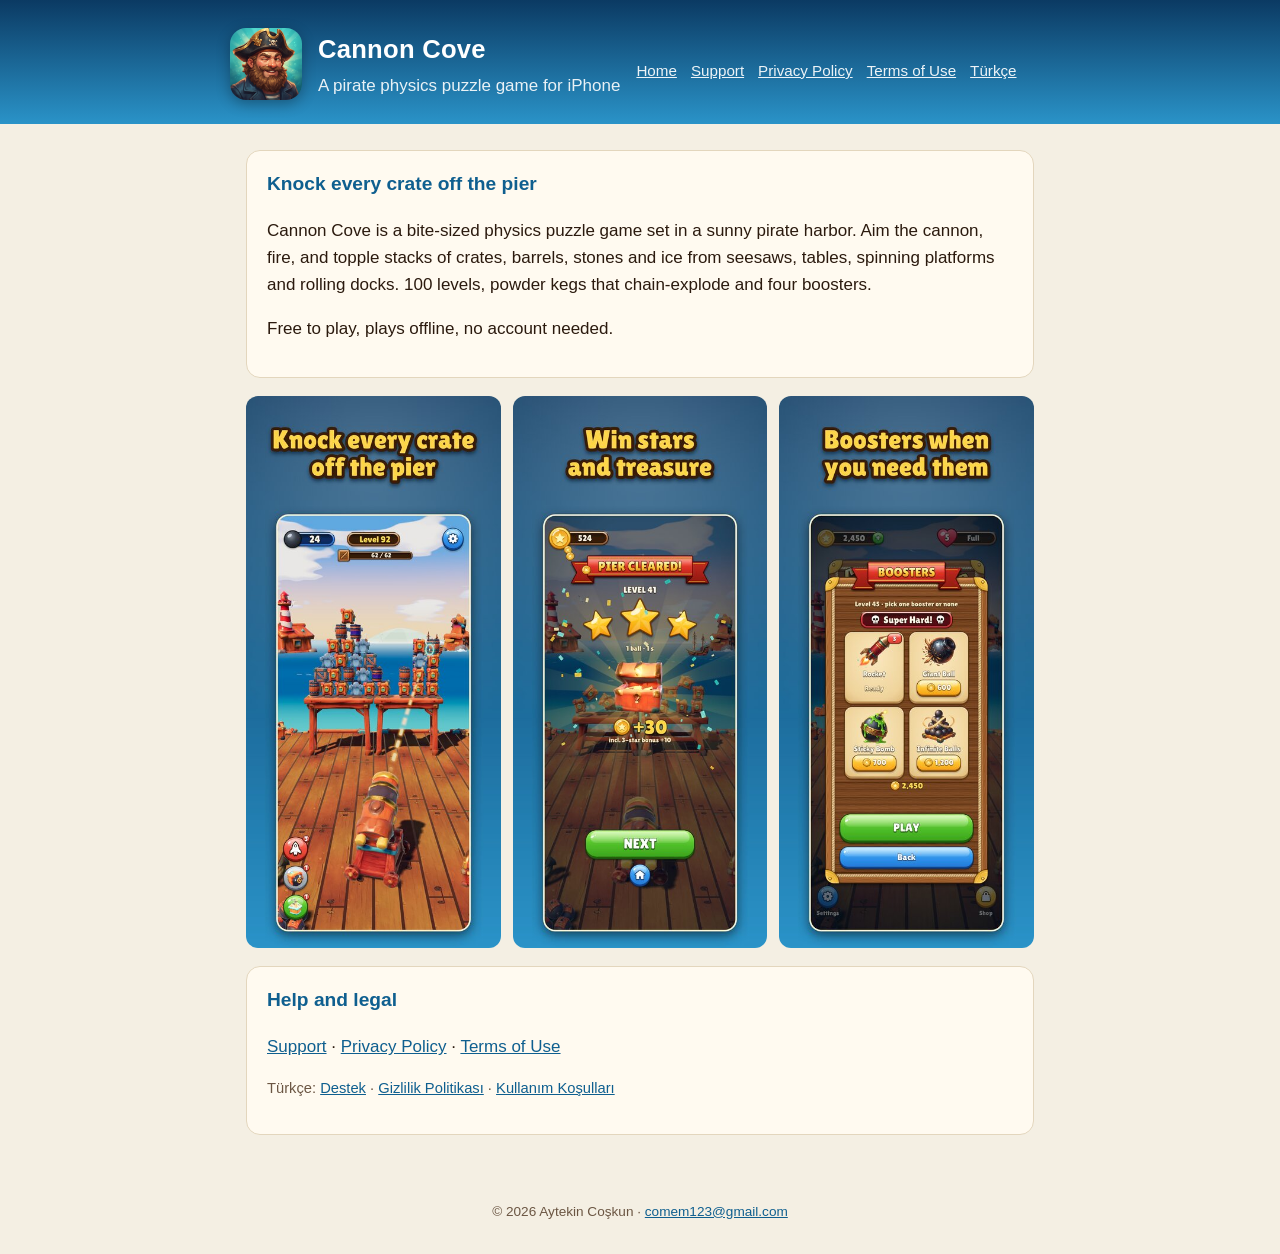
<file: index.html>
<!doctype html>
<html lang="en">
<head>
<meta charset="utf-8">
<meta name="viewport" content="width=device-width, initial-scale=1">
<title>Cannon Cove – Physics Smash</title>
<link rel="icon" href="icon.png">
<link rel="stylesheet" href="style.css">
</head>
<body>
<header><div class="wrap">
  <div style="display:flex;gap:16px;align-items:center"><img src="icon.png" alt="Cannon Cove app icon"><div><h1>Cannon Cove</h1><p>A pirate physics puzzle game for iPhone</p></div></div>
  <nav><a href="index.html">Home</a><a href="support.html">Support</a><a href="privacy.html">Privacy Policy</a><a href="terms.html">Terms of Use</a><a href="privacy-tr.html">Türkçe</a></nav>
</div></header>
<main class="wrap">
<section>
  <h2>Knock every crate off the pier</h2>
  <p>Cannon Cove is a bite-sized physics puzzle game set in a sunny pirate harbor. Aim the cannon,
  fire, and topple stacks of crates, barrels, stones and ice from seesaws, tables, spinning platforms
  and rolling docks. 100 levels, powder kegs that chain-explode and four boosters.</p>
  <p>Free to play, plays offline, no account needed.</p>
</section>
<div class="shots">
  <img src="shot1.jpg" alt="Aiming the cannon at a wall of crates">
  <img src="shot2.jpg" alt="Level cleared with three stars and a treasure chest">
  <img src="shot3.jpg" alt="Booster selection before a hard level">
</div>
<section>
  <h2>Help and legal</h2>
  <p><a href="support.html">Support</a> · <a href="privacy.html">Privacy Policy</a> · <a href="terms.html">Terms of Use</a></p>
  <p class="muted">Türkçe: <a href="support-tr.html">Destek</a> · <a href="privacy-tr.html">Gizlilik Politikası</a> · <a href="terms-tr.html">Kullanım Koşulları</a></p>
</section>
</main>
<footer>© 2026 Aytekin Coşkun · <a href="mailto:comem123@gmail.com">comem123@gmail.com</a></footer>
</body>
</html>
</file>
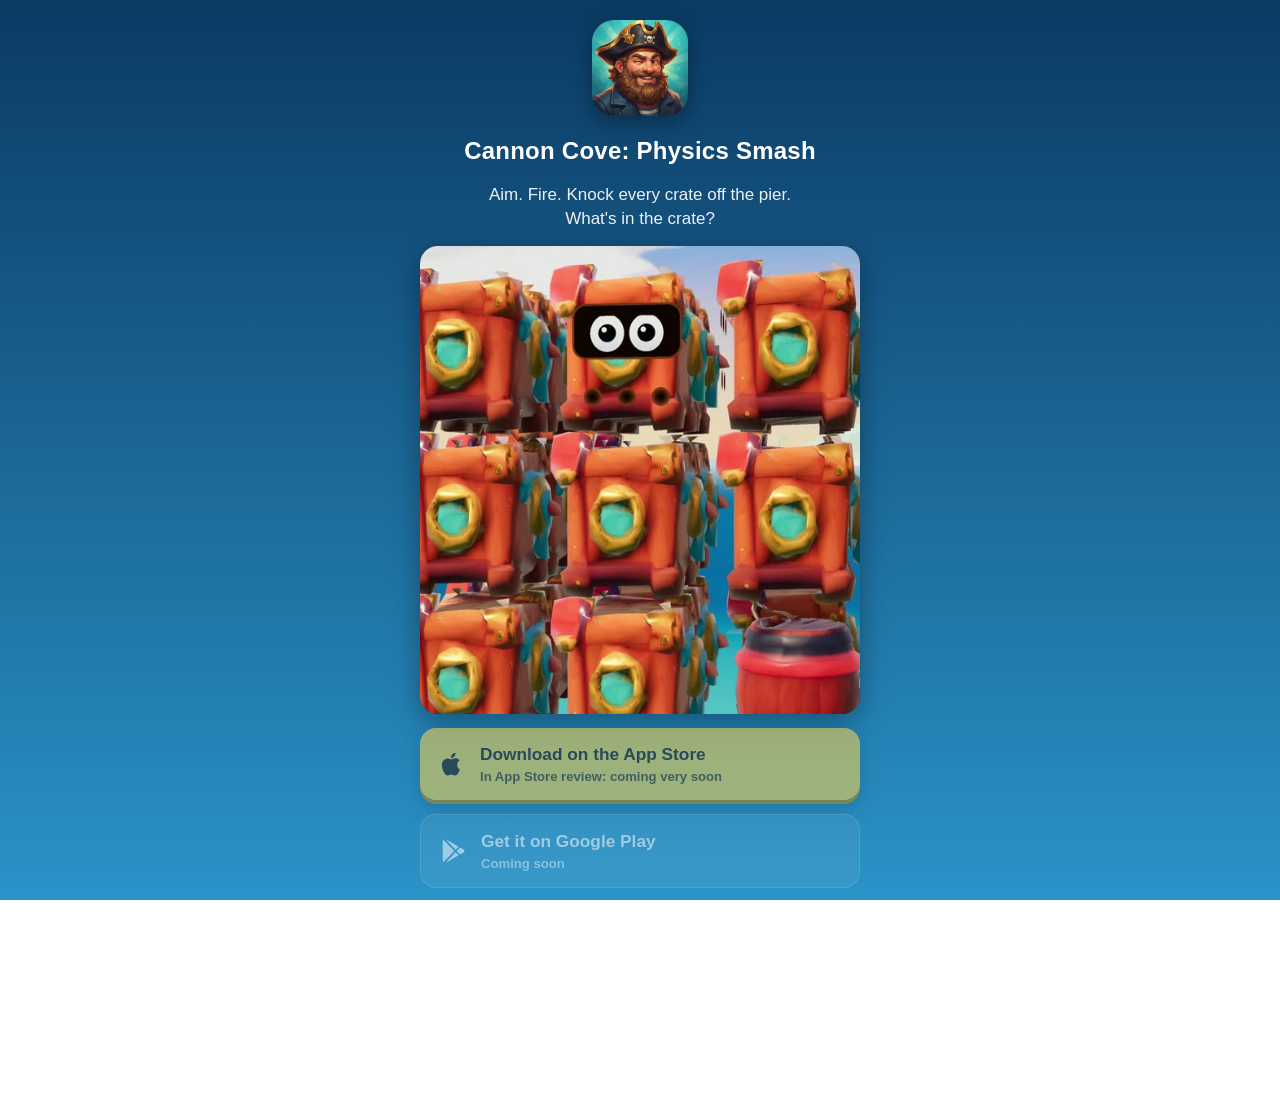
<file: go.html>
<!doctype html>
<html lang="en">
<head>
<meta charset="utf-8">
<meta name="viewport" content="width=device-width, initial-scale=1, viewport-fit=cover">
<title>Cannon Cove – Play free</title>
<meta name="description" content="Cannon Cove: Physics Smash. Aim the cannon, knock every crate off the pier, free the stowaways. Free on iPhone and iPad.">
<meta property="og:title" content="Cannon Cove: Physics Smash">
<meta property="og:description" content="Aim, fire, knock every crate off the pier. What's in the crate?">
<meta property="og:image" content="https://aytekinc.github.io/cannoncove-site/go_card.jpg">
<meta property="og:url" content="https://aytekinc.github.io/cannoncove-site/go.html">
<meta name="twitter:card" content="summary_large_image">
<meta name="apple-itunes-app" content="app-id=6824943876">
<link rel="icon" href="icon.png">
<style>
  /* Link-in-bio page for TikTok / Instagram / YouTube profiles. Self-contained (no site CSS), mobile first. */
  :root { --sea1: #0b3a63; --sea2: #2a93c8; --gold: #ffd54a; --ink: #2b1a0e; --card: rgba(255,255,255,.12); --line: rgba(255,255,255,.22); }
  * { box-sizing: border-box; }
  html, body { margin: 0; min-height: 100%; }
  body { background: linear-gradient(180deg, var(--sea1), var(--sea2)); background-attachment: fixed; color: #fff;
    font: 17px/1.45 -apple-system, BlinkMacSystemFont, "Segoe UI", Roboto, Helvetica, Arial, sans-serif;
    padding: max(20px, env(safe-area-inset-top)) 16px 32px; }
  main { width: 100%; max-width: 440px; min-width: 0; margin: 0 auto; display: flex; flex-direction: column; align-items: center; gap: 14px; }
  main > * { max-width: 100%; }
  .icon { width: 96px; height: 96px; border-radius: 22px; box-shadow: 0 6px 20px rgba(0,0,0,.35); }
  h1 { margin: 4px 0 0; font-size: 1.5rem; letter-spacing: .01em; text-align: center; }
  .tag { margin: 0; opacity: .92; text-align: center; }
  .video { width: 100%; aspect-ratio: 9 / 16; max-height: 52vh; border-radius: 18px; overflow: hidden; background: #0b3a63;
    box-shadow: 0 8px 28px rgba(0,0,0,.35); }
  .video video { width: 100%; height: 100%; object-fit: cover; display: block; }
  .btn { width: 100%; display: flex; align-items: center; gap: 14px; padding: 14px 18px; border-radius: 16px;
    text-decoration: none; color: var(--ink); background: var(--gold); font-weight: 800; font-size: 1.08rem;
    box-shadow: 0 4px 0 #b8860b, 0 8px 18px rgba(0,0,0,.25); transition: transform .08s; }
  .btn:active { transform: translateY(2px); box-shadow: 0 2px 0 #b8860b; }
  .btn small { display: block; font-weight: 600; font-size: .82rem; opacity: .8; }
  .btn svg { flex: 0 0 28px; }
  .btn.alt { background: var(--card); color: #fff; border: 1px solid var(--line); box-shadow: none; }
  .btn.soon { opacity: .55; pointer-events: none; }
  .row { width: 100%; display: flex; gap: 10px; }
  .row a { flex: 1; text-align: center; padding: 10px; border-radius: 12px; background: var(--card); border: 1px solid var(--line);
    color: #fff; text-decoration: none; font-weight: 700; font-size: .95rem; }
  .hint { margin: 0; padding: 10px 14px; border-radius: 12px; background: rgba(0,0,0,.25); font-size: .9rem; text-align: center; }
  .hint[hidden] { display: none; }
  footer { margin-top: 10px; font-size: .8rem; opacity: .75; text-align: center; }
  footer a { color: #fff; }
</style>
</head>
<body>
<main>
  <img class="icon" src="icon.png" alt="Cannon Cove app icon">
  <h1>Cannon Cove: Physics Smash</h1>
  <p class="tag">Aim. Fire. Knock every crate off the pier.<br>What's in the crate?</p>
  <div class="video"><video src="go_loop.mp4" poster="go_poster.jpg" autoplay muted loop playsinline preload="metadata"></video></div>

  <a id="ios" class="btn" href="#"><svg viewBox="0 0 24 24" width="28" height="28" aria-hidden="true"><path fill="currentColor" d="M16.4 12.6c0-2.4 2-3.6 2.1-3.6-1.1-1.7-2.9-1.9-3.5-1.9-1.5-.2-2.9.9-3.7.9-.8 0-1.9-.9-3.2-.8-1.6 0-3.1 1-4 2.4-1.7 3-.4 7.4 1.2 9.8.8 1.2 1.8 2.5 3 2.4 1.2 0 1.7-.8 3.1-.8 1.5 0 1.9.8 3.2.8 1.3 0 2.1-1.2 2.9-2.4.9-1.4 1.3-2.7 1.3-2.8-.1 0-2.4-.9-2.4-4zM14 5.4c.7-.8 1.1-1.9 1-3-1 0-2.1.7-2.8 1.5-.6.7-1.2 1.8-1 2.9 1.1.1 2.1-.6 2.8-1.4z"/></svg>
    <span>Download on the App Store<small>Free · iPhone &amp; iPad</small></span></a>
  <a id="play" class="btn alt" href="#"><svg viewBox="0 0 24 24" width="28" height="28" aria-hidden="true"><path fill="currentColor" d="M3.6 2.3c-.3.3-.4.7-.4 1.2v17c0 .5.1.9.4 1.2l9.6-9.7-9.6-9.7zm10.6 10.7 2.7 2.7-11.4 6.5 8.7-9.2zm0-2L5.5 1.8l11.4 6.5-2.7 2.7zm3.9-1.9 3 1.7c.9.5.9 1.9 0 2.4l-3 1.7-3-2.9 3-2.9z"/></svg>
    <span id="play-label">Get it on Google Play<small id="play-note">Android</small></span></a>
  <a id="web" class="btn alt" href="#"><svg viewBox="0 0 24 24" width="28" height="28" aria-hidden="true"><path fill="currentColor" d="M8 5v14l11-7z"/></svg>
    <span>Play in your browser<small id="web-note">No download</small></span></a>

  <p id="inapp" class="hint" hidden>App Store not opening? Tap ••• (top right) and choose <b>Open in browser</b>, or search <b>Cannon Cove</b> in the App Store.</p>
  <div class="row">
    <a id="tiktok" href="https://www.tiktok.com/@cannoncove">TikTok</a>
    <a id="insta" href="https://www.instagram.com/cannoncove">Instagram</a>
    <a id="yt" href="https://www.youtube.com/@cannoncove">YouTube</a>
  </div>
  <footer>Made by a solo developer in Türkiye · <a href="index.html">About</a> · <a href="privacy.html">Privacy</a> · <a href="support.html">Support</a></footer>
</main>
<script>
// ---- Edit these when a store goes live (see marketing/PLAYBOOK.md, "go.html") -------------------
const CONFIG = {
  appStoreId: "6824943876",
  // App Store Connect > Analytics > Acquisition > Campaigns > "Generate campaign link": copy the pt= value.
  providerToken: "",
  iosLive: false,         // true the day App Store review approves 1.0.0 (until then: "In App Store review")
  playPackage: "com.aytekinc.cannoncove",
  playLive: false,        // true once the production release is public on Google Play
  webUrl: "",             // Poki / CrazyGames / itch.io page once the web build is live
};
// ---------------------------------------------------------------------------------------------
// ?src=tiktok|reels|shorts|reddit|discord|press... names the campaign (App Store "ct", Play "utm_source").
const params = new URLSearchParams(location.search);
const src = (params.get("src") || "bio").replace(/[^a-z0-9_-]/gi, "").slice(0, 40) || "bio";
let ios = `https://apps.apple.com/app/apple-store/id${CONFIG.appStoreId}?mt=8&ct=${encodeURIComponent(src)}`;
if (CONFIG.providerToken) ios += `&pt=${encodeURIComponent(CONFIG.providerToken)}`;
const play = `https://play.google.com/store/apps/details?id=${CONFIG.playPackage}&referrer=${encodeURIComponent(`utm_source=${src}&utm_medium=social&utm_campaign=organic`)}`;
const elIos = document.getElementById("ios"), elPlay = document.getElementById("play"), elWeb = document.getElementById("web");
if (CONFIG.iosLive) { elIos.href = ios; }
else { elIos.classList.add("soon"); elIos.querySelector("small").textContent = "In App Store review: coming very soon"; }
// TikTok / Instagram / Facebook in-app browsers on iOS can dead-end on App Store links: offer Safari.
const inApp = /Instagram|FBAN|FBAV|TikTok|musical_ly|BytedanceWebview|Bytedance/i.test(navigator.userAgent || "");
if (inApp && /iPhone|iPad|iPod/i.test(navigator.userAgent || "")) { document.getElementById("inapp").hidden = false; }
if (CONFIG.playLive) { elPlay.href = play; } else { elPlay.classList.add("soon"); document.getElementById("play-note").textContent = "Coming soon"; }
if (CONFIG.webUrl) { elWeb.href = CONFIG.webUrl + (CONFIG.webUrl.includes("?") ? "&" : "?") + "utm_source=" + src; }
else { elWeb.classList.add("soon"); document.getElementById("web-note").textContent = "Coming soon"; }
// Put the visitor's own store first.
const ua = navigator.userAgent || "";
if (/Android/i.test(ua) && CONFIG.playLive) { elPlay.classList.remove("alt"); elIos.classList.add("alt"); elIos.parentNode.insertBefore(elPlay, elIos); }
</script>
</body>
</html>
</file>
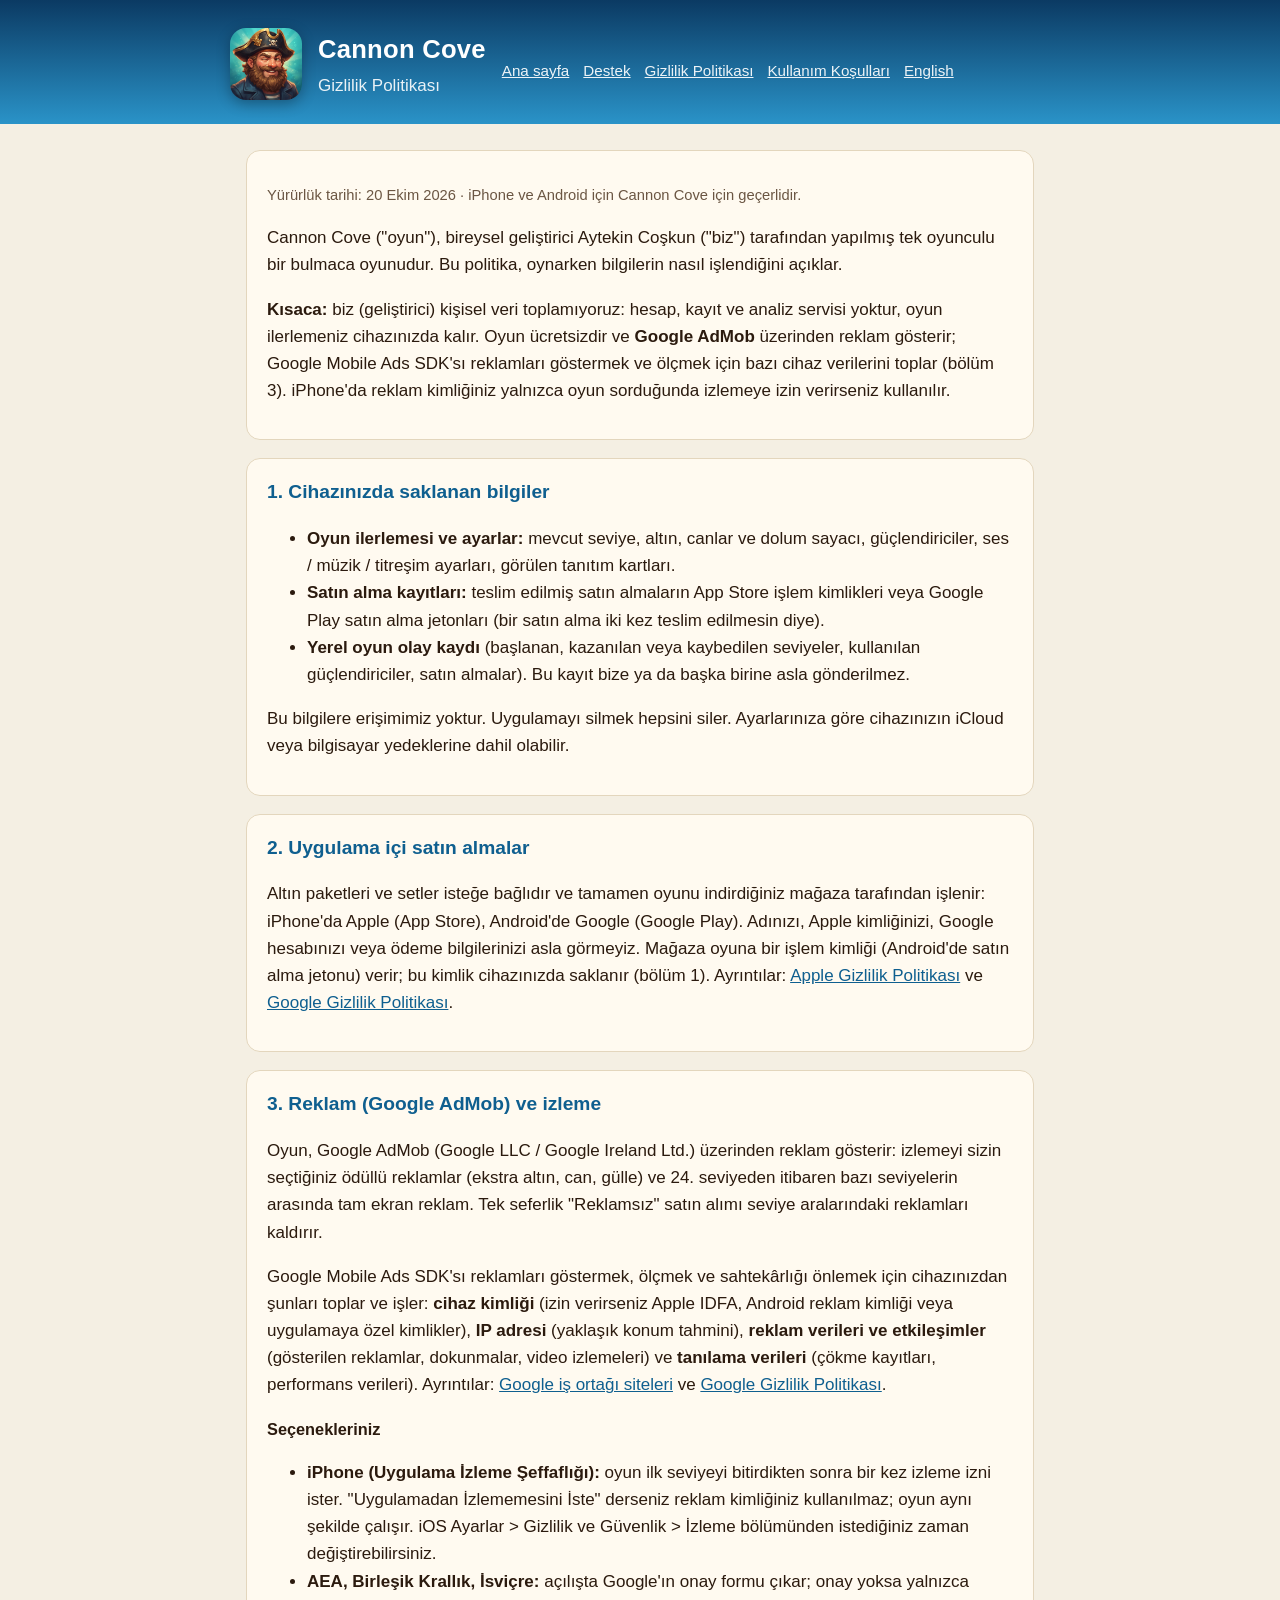
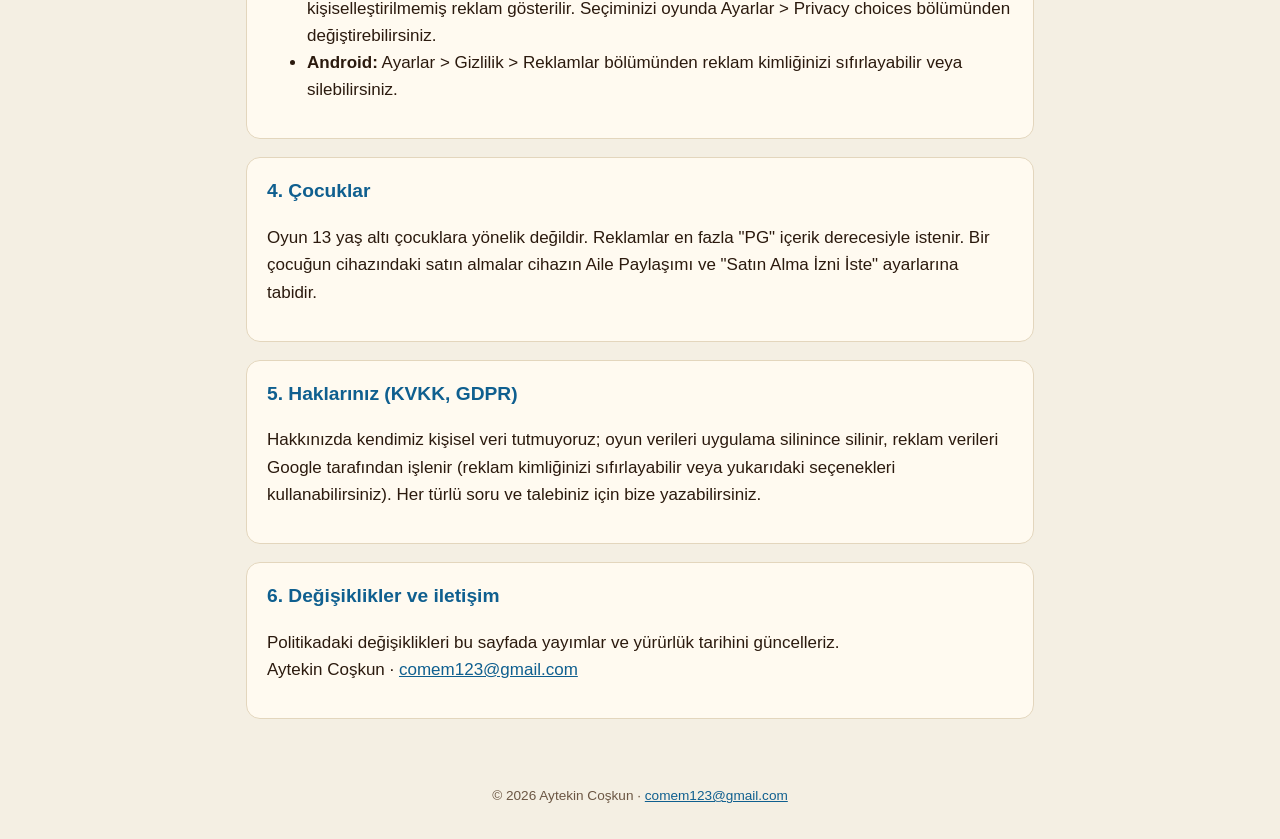
<file: privacy-tr.html>
<!doctype html>
<html lang="tr">
<head>
<meta charset="utf-8">
<meta name="viewport" content="width=device-width, initial-scale=1">
<title>Cannon Cove – Gizlilik Politikası</title>
<link rel="icon" href="icon.png">
<link rel="stylesheet" href="style.css">
</head>
<body>
<header><div class="wrap">
  <div style="display:flex;gap:16px;align-items:center"><img src="icon.png" alt="Cannon Cove app icon"><div><h1>Cannon Cove</h1><p>Gizlilik Politikası</p></div></div>
  <nav><a href="index.html">Ana sayfa</a><a href="support-tr.html">Destek</a><a href="privacy-tr.html">Gizlilik Politikası</a><a href="terms-tr.html">Kullanım Koşulları</a><a href="privacy.html">English</a></nav>
</div></header>
<main class="wrap">
<section>
  <p class="muted">Yürürlük tarihi: 20 Ekim 2026 · iPhone ve Android için Cannon Cove için geçerlidir.</p>
  <p>Cannon Cove ("oyun"), bireysel geliştirici Aytekin Coşkun ("biz") tarafından yapılmış tek oyunculu bir bulmaca
  oyunudur. Bu politika, oynarken bilgilerin nasıl işlendiğini açıklar.</p>
  <p><strong>Kısaca:</strong> biz (geliştirici) kişisel veri toplamıyoruz: hesap, kayıt ve analiz servisi yoktur, oyun
  ilerlemeniz cihazınızda kalır. Oyun ücretsizdir ve <strong>Google AdMob</strong> üzerinden reklam gösterir; Google Mobile
  Ads SDK'sı reklamları göstermek ve ölçmek için bazı cihaz verilerini toplar (bölüm 3). iPhone'da reklam kimliğiniz
  yalnızca oyun sorduğunda izlemeye izin verirseniz kullanılır.</p>
</section>
<section>
  <h2>1. Cihazınızda saklanan bilgiler</h2>
  <ul>
    <li><strong>Oyun ilerlemesi ve ayarlar:</strong> mevcut seviye, altın, canlar ve dolum sayacı, güçlendiriciler,
    ses / müzik / titreşim ayarları, görülen tanıtım kartları.</li>
    <li><strong>Satın alma kayıtları:</strong> teslim edilmiş satın almaların App Store işlem kimlikleri veya Google Play satın alma jetonları (bir satın alma
    iki kez teslim edilmesin diye).</li>
    <li><strong>Yerel oyun olay kaydı</strong> (başlanan, kazanılan veya kaybedilen seviyeler, kullanılan güçlendiriciler,
    satın almalar). Bu kayıt bize ya da başka birine asla gönderilmez.</li>
  </ul>
  <p>Bu bilgilere erişimimiz yoktur. Uygulamayı silmek hepsini siler. Ayarlarınıza göre cihazınızın iCloud veya
  bilgisayar yedeklerine dahil olabilir.</p>
</section>
<section>
  <h2>2. Uygulama içi satın almalar</h2>
  <p>Altın paketleri ve setler isteğe bağlıdır ve tamamen oyunu indirdiğiniz mağaza tarafından işlenir: iPhone'da
  Apple (App Store), Android'de Google (Google Play). Adınızı, Apple kimliğinizi, Google hesabınızı veya ödeme
  bilgilerinizi asla görmeyiz. Mağaza oyuna bir işlem kimliği (Android'de satın alma jetonu) verir; bu kimlik cihazınızda
  saklanır (bölüm 1). Ayrıntılar: <a href="https://www.apple.com/tr/legal/privacy/">Apple Gizlilik Politikası</a> ve
  <a href="https://policies.google.com/privacy?hl=tr">Google Gizlilik Politikası</a>.</p>
</section>
<section>
  <h2>3. Reklam (Google AdMob) ve izleme</h2>
  <p>Oyun, Google AdMob (Google LLC / Google Ireland Ltd.) üzerinden reklam gösterir: izlemeyi sizin seçtiğiniz ödüllü
  reklamlar (ekstra altın, can, gülle) ve 24. seviyeden itibaren bazı seviyelerin arasında tam ekran reklam. Tek seferlik
  "Reklamsız" satın alımı seviye aralarındaki reklamları kaldırır.</p>
  <p>Google Mobile Ads SDK'sı reklamları göstermek, ölçmek ve sahtekârlığı önlemek için cihazınızdan şunları toplar ve
  işler: <strong>cihaz kimliği</strong> (izin verirseniz Apple IDFA, Android reklam kimliği veya uygulamaya özel kimlikler),
  <strong>IP adresi</strong> (yaklaşık konum tahmini), <strong>reklam verileri ve etkileşimler</strong> (gösterilen reklamlar,
  dokunmalar, video izlemeleri) ve <strong>tanılama verileri</strong> (çökme kayıtları, performans verileri). Ayrıntılar:
  <a href="https://policies.google.com/technologies/partner-sites?hl=tr">Google iş ortağı siteleri</a> ve
  <a href="https://policies.google.com/privacy?hl=tr">Google Gizlilik Politikası</a>.</p>
  <h3>Seçenekleriniz</h3>
  <ul>
    <li><strong>iPhone (Uygulama İzleme Şeffaflığı):</strong> oyun ilk seviyeyi bitirdikten sonra bir kez izleme izni ister.
    "Uygulamadan İzlememesini İste" derseniz reklam kimliğiniz kullanılmaz; oyun aynı şekilde çalışır. iOS Ayarlar &gt;
    Gizlilik ve Güvenlik &gt; İzleme bölümünden istediğiniz zaman değiştirebilirsiniz.</li>
    <li><strong>AEA, Birleşik Krallık, İsviçre:</strong> açılışta Google'ın onay formu çıkar; onay yoksa yalnızca kişiselleştirilmemiş
    reklam gösterilir. Seçiminizi oyunda Ayarlar &gt; Privacy choices bölümünden değiştirebilirsiniz.</li>
    <li><strong>Android:</strong> Ayarlar &gt; Gizlilik &gt; Reklamlar bölümünden reklam kimliğinizi sıfırlayabilir veya silebilirsiniz.</li>
  </ul>
</section>
<section>
  <h2>4. Çocuklar</h2>
  <p>Oyun 13 yaş altı çocuklara yönelik değildir. Reklamlar en fazla "PG" içerik derecesiyle istenir. Bir çocuğun cihazındaki
  satın almalar cihazın Aile Paylaşımı ve "Satın Alma İzni İste" ayarlarına tabidir.</p>
</section>
<section>
  <h2>5. Haklarınız (KVKK, GDPR)</h2>
  <p>Hakkınızda kendimiz kişisel veri tutmuyoruz; oyun verileri uygulama silinince silinir, reklam verileri Google tarafından
  işlenir (reklam kimliğinizi sıfırlayabilir veya yukarıdaki seçenekleri kullanabilirsiniz). Her türlü soru ve talebiniz
  için bize yazabilirsiniz.</p>
</section>
<section>
  <h2>6. Değişiklikler ve iletişim</h2>
  <p>Politikadaki değişiklikleri bu sayfada yayımlar ve yürürlük tarihini güncelleriz.<br>
  Aytekin Coşkun · <a href="mailto:comem123@gmail.com">comem123@gmail.com</a></p>
</section>
</main>
<footer>© 2026 Aytekin Coşkun · <a href="mailto:comem123@gmail.com">comem123@gmail.com</a></footer>
</body>
</html>
</file>
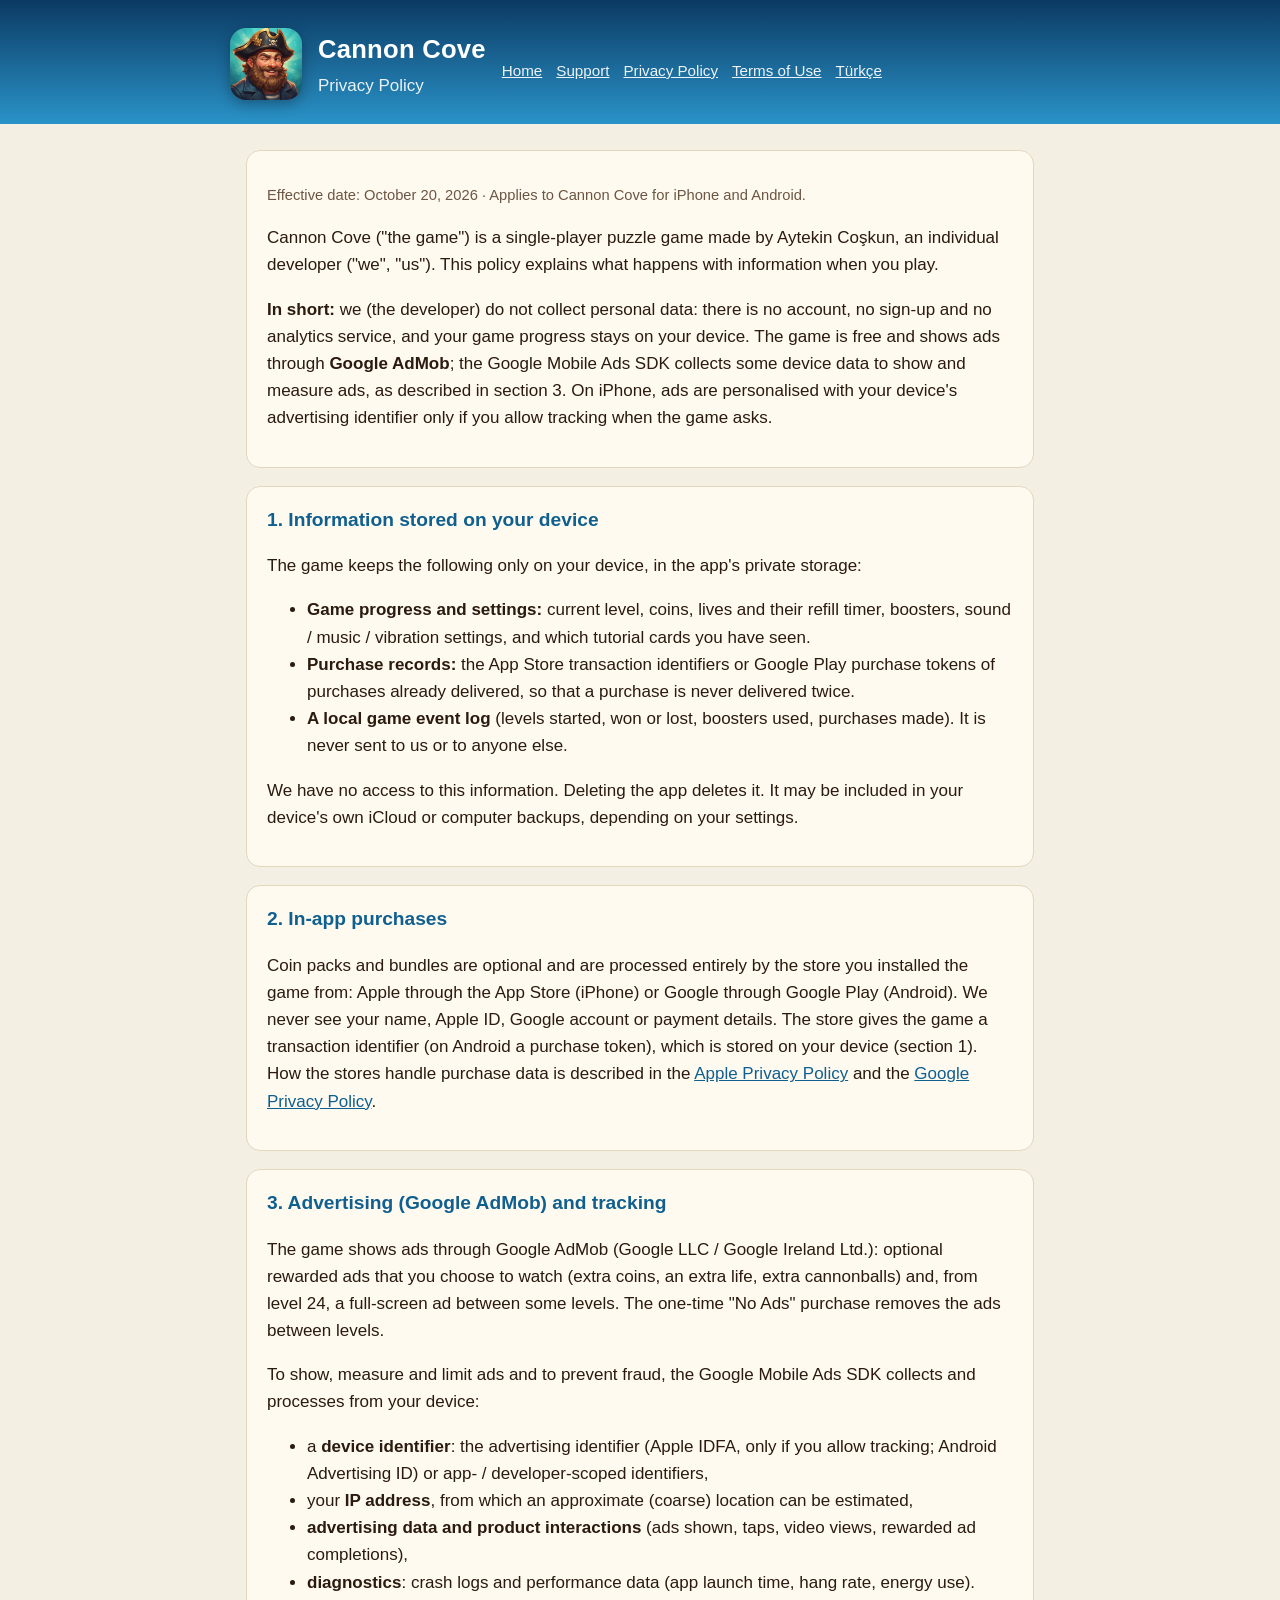
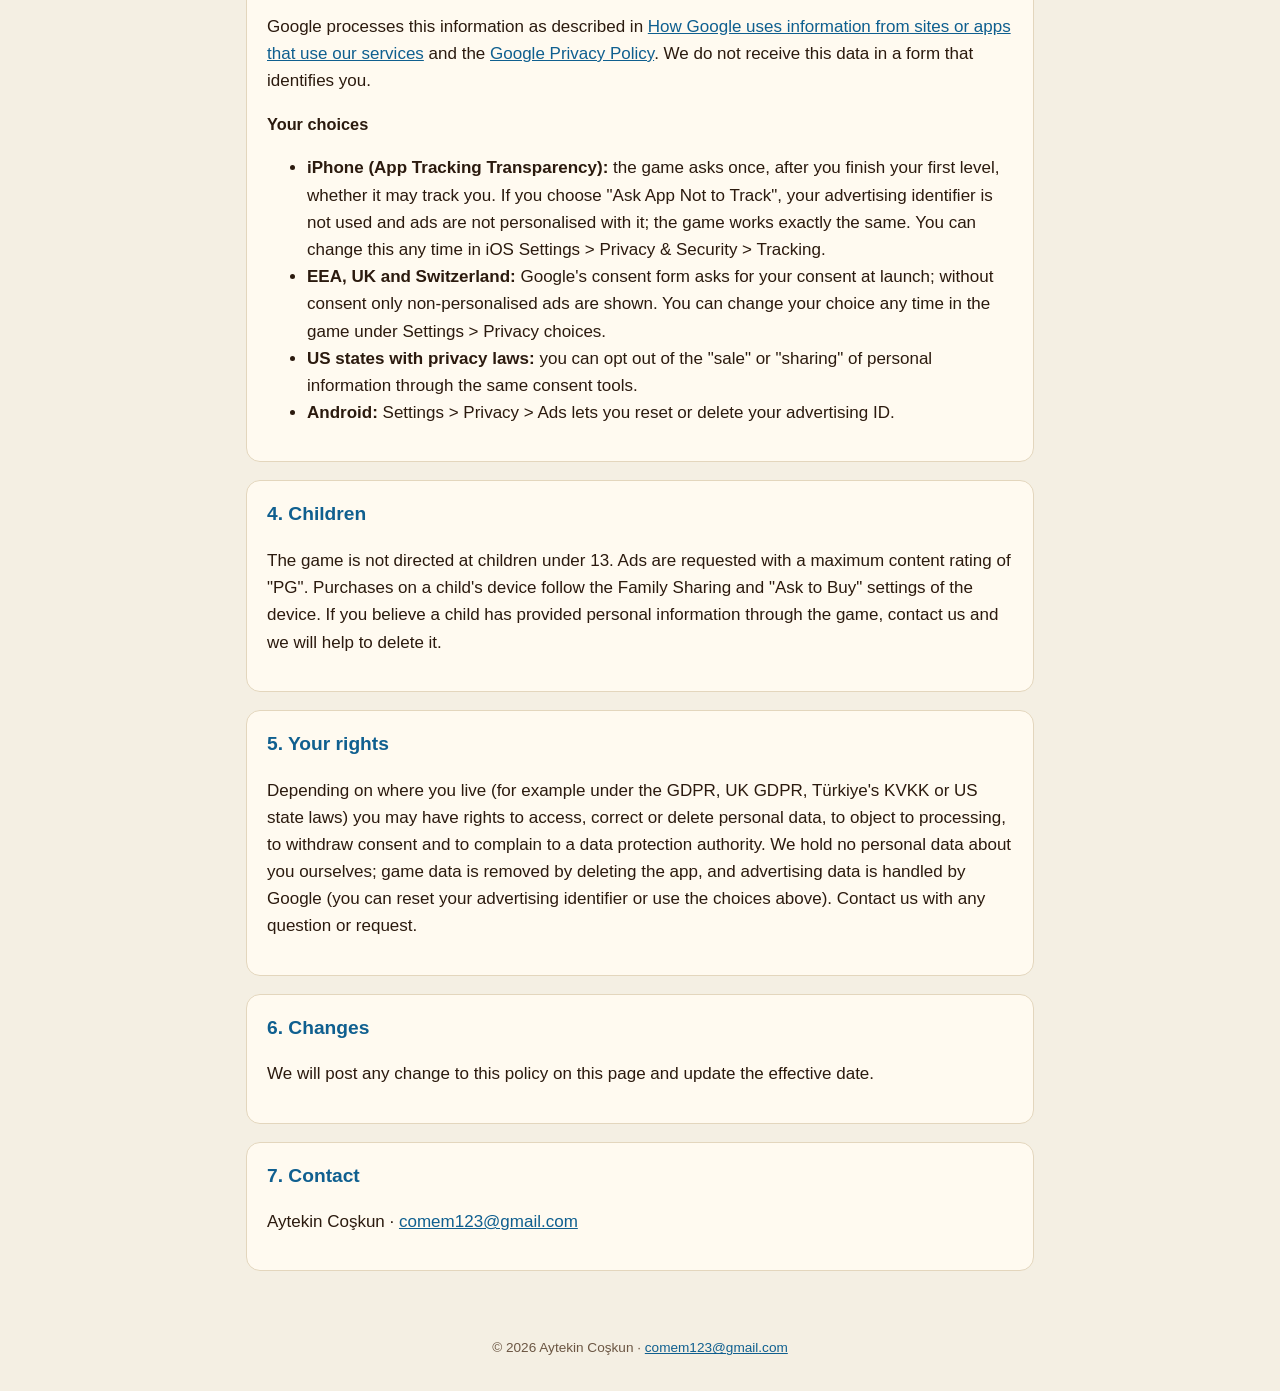
<file: privacy.html>
<!doctype html>
<html lang="en">
<head>
<meta charset="utf-8">
<meta name="viewport" content="width=device-width, initial-scale=1">
<title>Cannon Cove – Privacy Policy</title>
<link rel="icon" href="icon.png">
<link rel="stylesheet" href="style.css">
</head>
<body>
<header><div class="wrap">
  <div style="display:flex;gap:16px;align-items:center"><img src="icon.png" alt="Cannon Cove app icon"><div><h1>Cannon Cove</h1><p>Privacy Policy</p></div></div>
  <nav><a href="index.html">Home</a><a href="support.html">Support</a><a href="privacy.html">Privacy Policy</a><a href="terms.html">Terms of Use</a><a href="privacy-tr.html">Türkçe</a></nav>
</div></header>
<main class="wrap">
<section>
  <p class="muted">Effective date: October 20, 2026 · Applies to Cannon Cove for iPhone and Android.</p>
  <p>Cannon Cove ("the game") is a single-player puzzle game made by Aytekin Coşkun, an individual developer
  ("we", "us"). This policy explains what happens with information when you play.</p>
  <p><strong>In short:</strong> we (the developer) do not collect personal data: there is no account, no sign-up
  and no analytics service, and your game progress stays on your device. The game is free and shows ads through
  <strong>Google AdMob</strong>; the Google Mobile Ads SDK collects some device data to show and measure ads, as
  described in section 3. On iPhone, ads are personalised with your device's advertising identifier only if you allow
  tracking when the game asks.</p>
</section>
<section>
  <h2>1. Information stored on your device</h2>
  <p>The game keeps the following only on your device, in the app's private storage:</p>
  <ul>
    <li><strong>Game progress and settings:</strong> current level, coins, lives and their refill timer, boosters,
    sound / music / vibration settings, and which tutorial cards you have seen.</li>
    <li><strong>Purchase records:</strong> the App Store transaction identifiers or Google Play purchase tokens of purchases already delivered, so that
    a purchase is never delivered twice.</li>
    <li><strong>A local game event log</strong> (levels started, won or lost, boosters used, purchases made). It is
    never sent to us or to anyone else.</li>
  </ul>
  <p>We have no access to this information. Deleting the app deletes it. It may be included in your device's own
  iCloud or computer backups, depending on your settings.</p>
</section>
<section>
  <h2>2. In-app purchases</h2>
  <p>Coin packs and bundles are optional and are processed entirely by the store you installed the game from: Apple
  through the App Store (iPhone) or Google through Google Play (Android). We never see your name, Apple ID, Google
  account or payment details. The store gives the game a transaction identifier (on Android a purchase token), which is
  stored on your device (section 1). How the stores handle purchase data is described in the
  <a href="https://www.apple.com/legal/privacy/">Apple Privacy Policy</a> and the
  <a href="https://policies.google.com/privacy">Google Privacy Policy</a>.</p>
</section>
<section>
  <h2>3. Advertising (Google AdMob) and tracking</h2>
  <p>The game shows ads through Google AdMob (Google LLC / Google Ireland Ltd.): optional rewarded ads that you choose to
  watch (extra coins, an extra life, extra cannonballs) and, from level 24, a full-screen ad between some levels. The
  one-time "No Ads" purchase removes the ads between levels.</p>
  <p>To show, measure and limit ads and to prevent fraud, the Google Mobile Ads SDK collects and processes from your
  device:</p>
  <ul>
    <li>a <strong>device identifier</strong>: the advertising identifier (Apple IDFA, only if you allow tracking; Android
    Advertising ID) or app- / developer-scoped identifiers,</li>
    <li>your <strong>IP address</strong>, from which an approximate (coarse) location can be estimated,</li>
    <li><strong>advertising data and product interactions</strong> (ads shown, taps, video views, rewarded ad completions),</li>
    <li><strong>diagnostics</strong>: crash logs and performance data (app launch time, hang rate, energy use).</li>
  </ul>
  <p>Google processes this information as described in
  <a href="https://policies.google.com/technologies/partner-sites">How Google uses information from sites or apps that use
  our services</a> and the <a href="https://policies.google.com/privacy">Google Privacy Policy</a>. We do not receive
  this data in a form that identifies you.</p>
  <h3>Your choices</h3>
  <ul>
    <li><strong>iPhone (App Tracking Transparency):</strong> the game asks once, after you finish your first level, whether it may
    track you. If you choose "Ask App Not to Track", your advertising identifier is not used and ads are not personalised
    with it; the game works exactly the same. You can change this any time in iOS Settings &gt; Privacy &amp; Security &gt; Tracking.</li>
    <li><strong>EEA, UK and Switzerland:</strong> Google's consent form asks for your consent at launch; without consent
    only non-personalised ads are shown. You can change your choice any time in the game under Settings &gt; Privacy choices.</li>
    <li><strong>US states with privacy laws:</strong> you can opt out of the "sale" or "sharing" of personal information
    through the same consent tools.</li>
    <li><strong>Android:</strong> Settings &gt; Privacy &gt; Ads lets you reset or delete your advertising ID.</li>
  </ul>
</section>
<section>
  <h2>4. Children</h2>
  <p>The game is not directed at children under 13. Ads are requested with a maximum content rating of "PG". Purchases on a
  child's device follow the Family Sharing and "Ask to Buy" settings of the device. If you believe a child has provided
  personal information through the game, contact us and we will help to delete it.</p>
</section>
<section>
  <h2>5. Your rights</h2>
  <p>Depending on where you live (for example under the GDPR, UK GDPR, Türkiye's KVKK or US state laws) you may have
  rights to access, correct or delete personal data, to object to processing, to withdraw consent and to complain to a
  data protection authority. We hold no personal data about you ourselves; game data is removed by deleting the app, and
  advertising data is handled by Google (you can reset your advertising identifier or use the choices above). Contact us
  with any question or request.</p>
</section>
<section>
  <h2>6. Changes</h2>
  <p>We will post any change to this policy on this page and update the effective date.</p>
</section>
<section>
  <h2>7. Contact</h2>
  <p>Aytekin Coşkun · <a href="mailto:comem123@gmail.com">comem123@gmail.com</a></p>
</section>
</main>
<footer>© 2026 Aytekin Coşkun · <a href="mailto:comem123@gmail.com">comem123@gmail.com</a></footer>
</body>
</html>
</file>
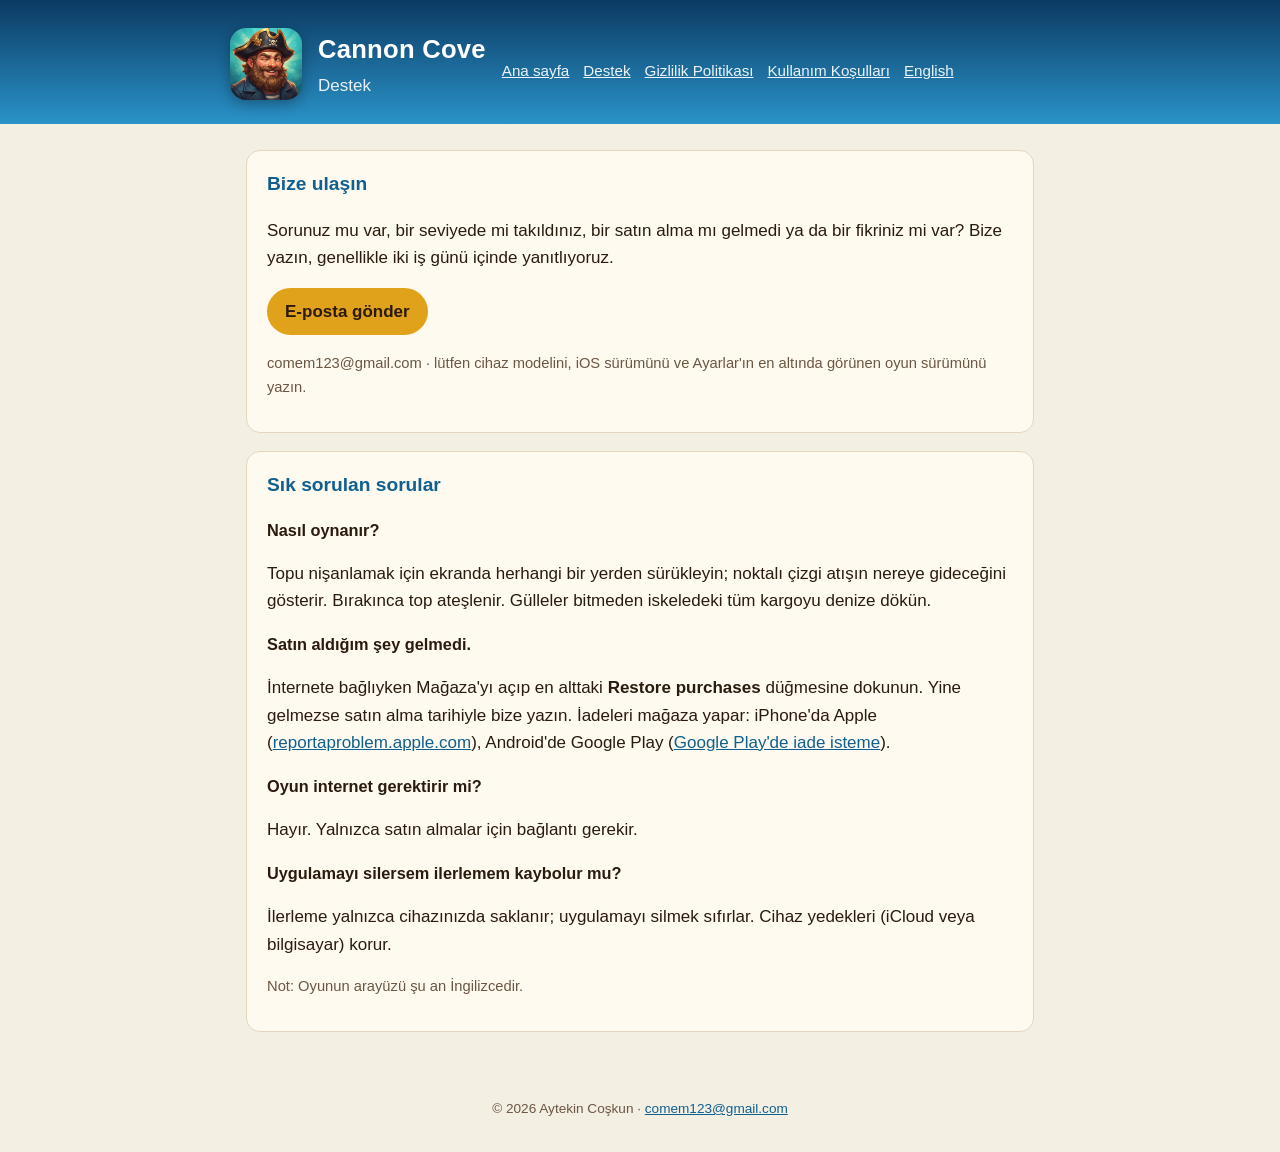
<file: support-tr.html>
<!doctype html>
<html lang="tr">
<head>
<meta charset="utf-8">
<meta name="viewport" content="width=device-width, initial-scale=1">
<title>Cannon Cove – Destek</title>
<link rel="icon" href="icon.png">
<link rel="stylesheet" href="style.css">
</head>
<body>
<header><div class="wrap">
  <div style="display:flex;gap:16px;align-items:center"><img src="icon.png" alt="Cannon Cove app icon"><div><h1>Cannon Cove</h1><p>Destek</p></div></div>
  <nav><a href="index.html">Ana sayfa</a><a href="support-tr.html">Destek</a><a href="privacy-tr.html">Gizlilik Politikası</a><a href="terms-tr.html">Kullanım Koşulları</a><a href="privacy.html">English</a></nav>
</div></header>
<main class="wrap">
<section>
  <h2>Bize ulaşın</h2>
  <p>Sorunuz mu var, bir seviyede mi takıldınız, bir satın alma mı gelmedi ya da bir fikriniz mi var? Bize yazın,
  genellikle iki iş günü içinde yanıtlıyoruz.</p>
  <p><a class="button" href="mailto:comem123@gmail.com?subject=Cannon%20Cove%20destek&amp;body=Cihaz%20modeli%3A%0AiOS%20s%C3%BCr%C3%BCm%C3%BC%3A%0AOyun%20s%C3%BCr%C3%BCm%C3%BC%20(Ayarlar%2C%20en%20alt%20sat%C4%B1r)%3A%0ASeviye%3A%0A%0ASorunu%20anlat%C4%B1n%3A%0A">E-posta gönder</a></p>
  <p class="muted">comem123@gmail.com · lütfen cihaz modelini, iOS sürümünü ve Ayarlar'ın en altında görünen oyun
  sürümünü yazın.</p>
</section>
<section>
  <h2>Sık sorulan sorular</h2>
  <h3>Nasıl oynanır?</h3>
  <p>Topu nişanlamak için ekranda herhangi bir yerden sürükleyin; noktalı çizgi atışın nereye gideceğini gösterir.
  Bırakınca top ateşlenir. Gülleler bitmeden iskeledeki tüm kargoyu denize dökün.</p>
  <h3>Satın aldığım şey gelmedi.</h3>
  <p>İnternete bağlıyken Mağaza'yı açıp en alttaki <strong>Restore purchases</strong> düğmesine dokunun. Yine gelmezse
  satın alma tarihiyle bize yazın. İadeleri mağaza yapar: iPhone'da Apple
  (<a href="https://reportaproblem.apple.com">reportaproblem.apple.com</a>), Android'de Google Play
  (<a href="https://support.google.com/googleplay/answer/2479637?hl=tr">Google Play'de iade isteme</a>).</p>
  <h3>Oyun internet gerektirir mi?</h3>
  <p>Hayır. Yalnızca satın almalar için bağlantı gerekir.</p>
  <h3>Uygulamayı silersem ilerlemem kaybolur mu?</h3>
  <p>İlerleme yalnızca cihazınızda saklanır; uygulamayı silmek sıfırlar. Cihaz yedekleri (iCloud veya bilgisayar) korur.</p>
  <p class="muted">Not: Oyunun arayüzü şu an İngilizcedir.</p>
</section>
</main>
<footer>© 2026 Aytekin Coşkun · <a href="mailto:comem123@gmail.com">comem123@gmail.com</a></footer>
</body>
</html>
</file>
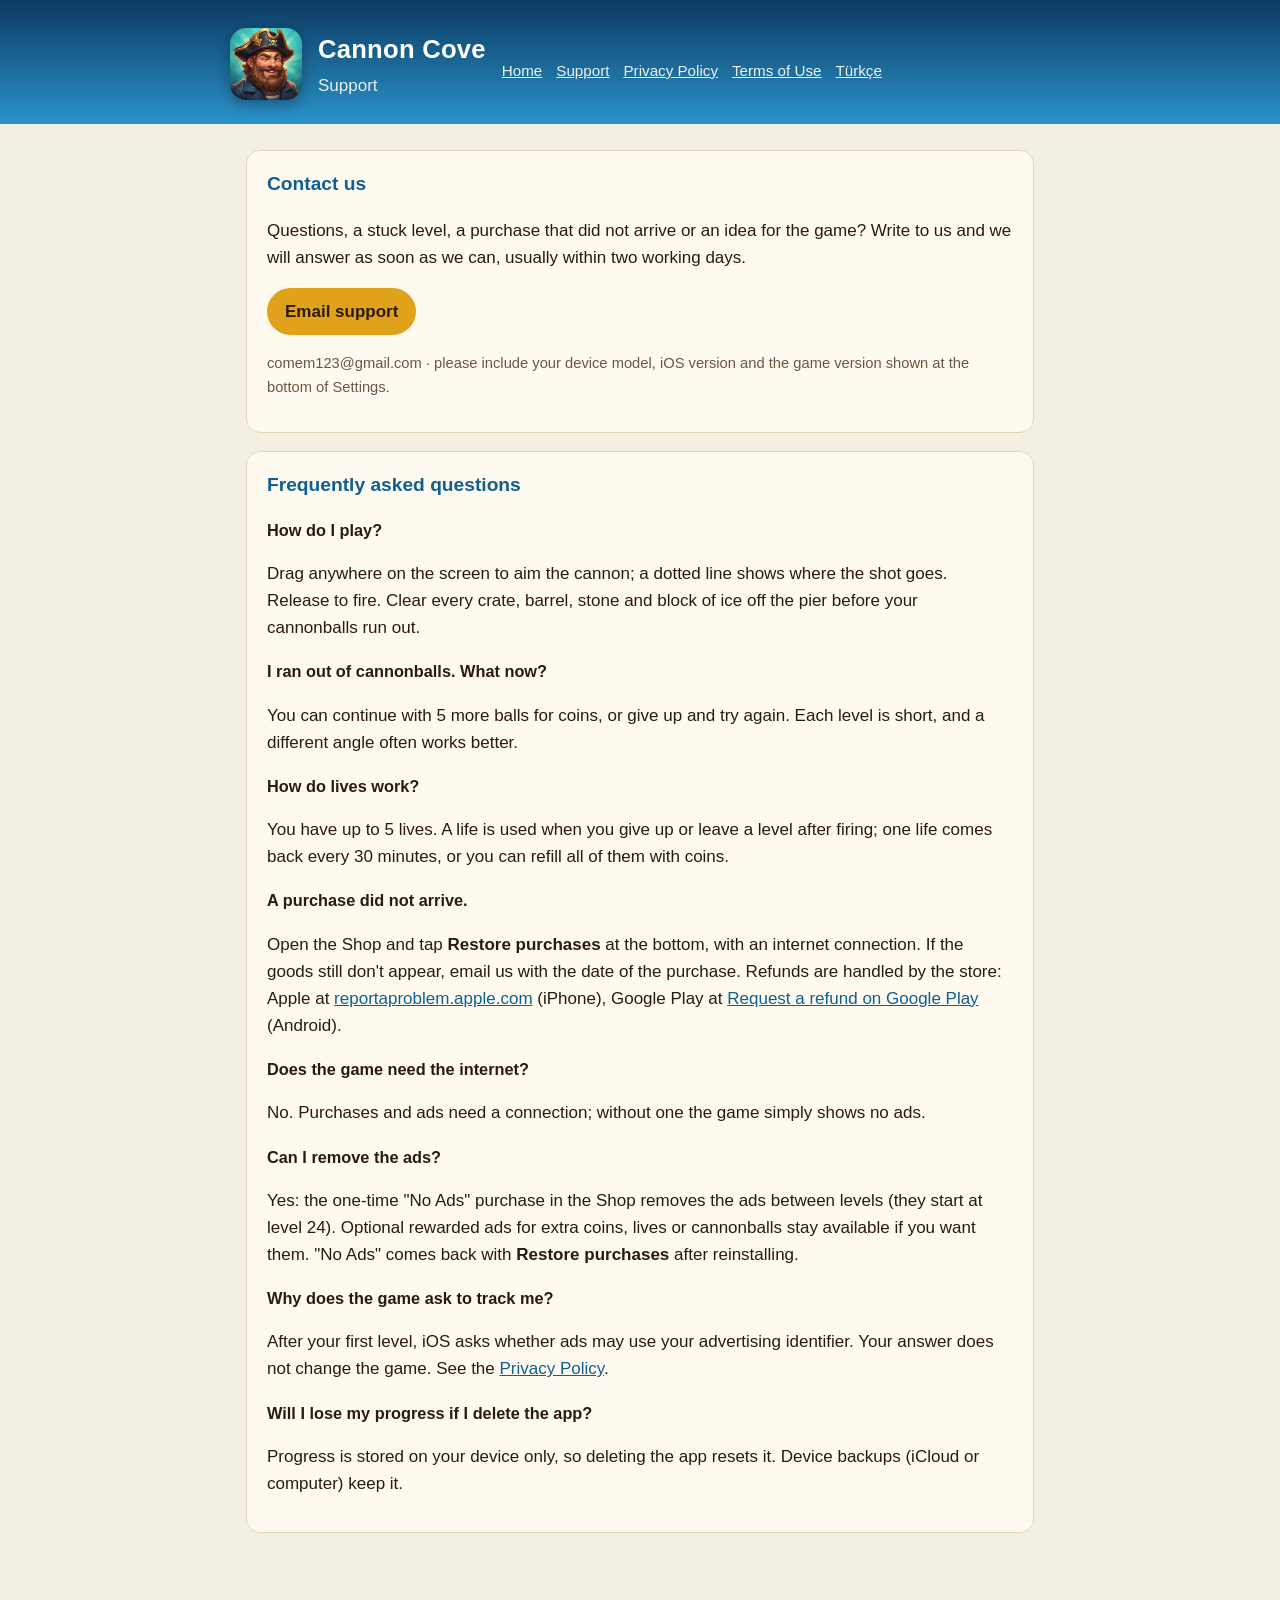
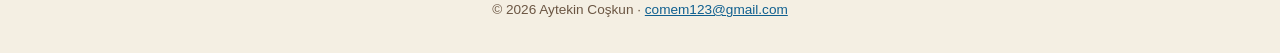
<file: support.html>
<!doctype html>
<html lang="en">
<head>
<meta charset="utf-8">
<meta name="viewport" content="width=device-width, initial-scale=1">
<title>Cannon Cove – Support</title>
<link rel="icon" href="icon.png">
<link rel="stylesheet" href="style.css">
</head>
<body>
<header><div class="wrap">
  <div style="display:flex;gap:16px;align-items:center"><img src="icon.png" alt="Cannon Cove app icon"><div><h1>Cannon Cove</h1><p>Support</p></div></div>
  <nav><a href="index.html">Home</a><a href="support.html">Support</a><a href="privacy.html">Privacy Policy</a><a href="terms.html">Terms of Use</a><a href="privacy-tr.html">Türkçe</a></nav>
</div></header>
<main class="wrap">
<section>
  <h2>Contact us</h2>
  <p>Questions, a stuck level, a purchase that did not arrive or an idea for the game? Write to us and we will answer
  as soon as we can, usually within two working days.</p>
  <p><a class="button" href="mailto:comem123@gmail.com?subject=Cannon%20Cove%20support&amp;body=Device%20model%3A%0AiOS%20version%3A%0AGame%20version%20(Settings%2C%20bottom%20line)%3A%0ALevel%3A%0A%0ADescribe%20the%20problem%3A%0A">Email support</a></p>
  <p class="muted">comem123@gmail.com · please include your device model, iOS version and the game version shown at the
  bottom of Settings.</p>
</section>
<section>
  <h2>Frequently asked questions</h2>
  <h3>How do I play?</h3>
  <p>Drag anywhere on the screen to aim the cannon; a dotted line shows where the shot goes. Release to fire. Clear every
  crate, barrel, stone and block of ice off the pier before your cannonballs run out.</p>
  <h3>I ran out of cannonballs. What now?</h3>
  <p>You can continue with 5 more balls for coins, or give up and try again. Each level is short, and a different angle
  often works better.</p>
  <h3>How do lives work?</h3>
  <p>You have up to 5 lives. A life is used when you give up or leave a level after firing; one life comes back every
  30 minutes, or you can refill all of them with coins.</p>
  <h3>A purchase did not arrive.</h3>
  <p>Open the Shop and tap <strong>Restore purchases</strong> at the bottom, with an internet connection. If the goods
  still don't appear, email us with the date of the purchase. Refunds are handled by the store: Apple at
  <a href="https://reportaproblem.apple.com">reportaproblem.apple.com</a> (iPhone), Google Play at
  <a href="https://support.google.com/googleplay/answer/2479637">Request a refund on Google Play</a> (Android).</p>
  <h3>Does the game need the internet?</h3>
  <p>No. Purchases and ads need a connection; without one the game simply shows no ads.</p>
  <h3>Can I remove the ads?</h3>
  <p>Yes: the one-time "No Ads" purchase in the Shop removes the ads between levels (they start at level 24). Optional
  rewarded ads for extra coins, lives or cannonballs stay available if you want them. "No Ads" comes back with
  <strong>Restore purchases</strong> after reinstalling.</p>
  <h3>Why does the game ask to track me?</h3>
  <p>After your first level, iOS asks whether ads may use your advertising identifier. Your answer does not change the game.
  See the <a href="privacy.html">Privacy Policy</a>.</p>
  <h3>Will I lose my progress if I delete the app?</h3>
  <p>Progress is stored on your device only, so deleting the app resets it. Device backups (iCloud or computer) keep it.</p>
</section>
</main>
<footer>© 2026 Aytekin Coşkun · <a href="mailto:comem123@gmail.com">comem123@gmail.com</a></footer>
</body>
</html>
</file>
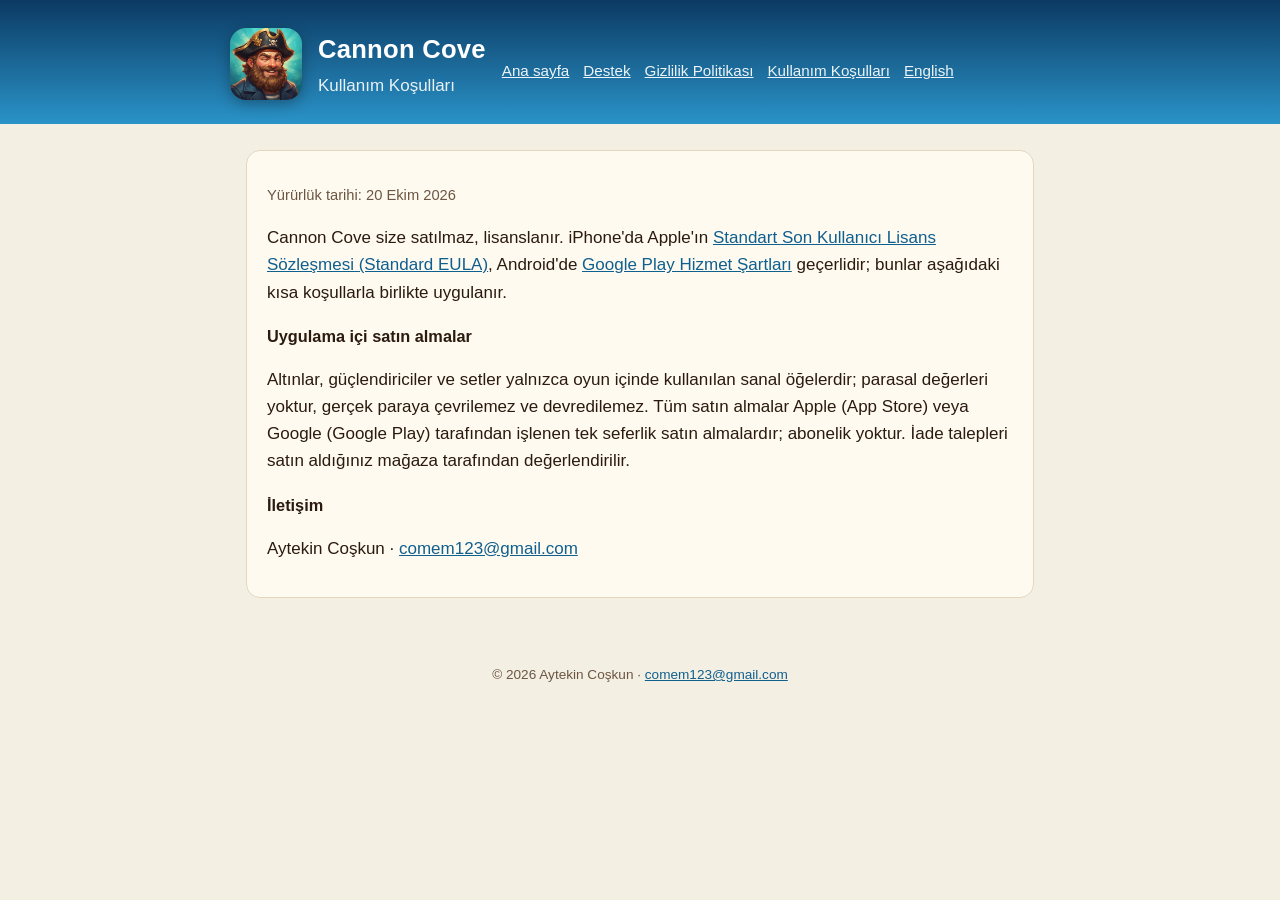
<file: terms-tr.html>
<!doctype html>
<html lang="tr">
<head>
<meta charset="utf-8">
<meta name="viewport" content="width=device-width, initial-scale=1">
<title>Cannon Cove – Kullanım Koşulları</title>
<link rel="icon" href="icon.png">
<link rel="stylesheet" href="style.css">
</head>
<body>
<header><div class="wrap">
  <div style="display:flex;gap:16px;align-items:center"><img src="icon.png" alt="Cannon Cove app icon"><div><h1>Cannon Cove</h1><p>Kullanım Koşulları</p></div></div>
  <nav><a href="index.html">Ana sayfa</a><a href="support-tr.html">Destek</a><a href="privacy-tr.html">Gizlilik Politikası</a><a href="terms-tr.html">Kullanım Koşulları</a><a href="privacy.html">English</a></nav>
</div></header>
<main class="wrap">
<section>
  <p class="muted">Yürürlük tarihi: 20 Ekim 2026</p>
  <p>Cannon Cove size satılmaz, lisanslanır. iPhone'da Apple'ın <a href="https://www.apple.com/legal/internet-services/itunes/dev/stdeula/">Standart
  Son Kullanıcı Lisans Sözleşmesi (Standard EULA)</a>, Android'de <a href="https://play.google.com/about/play-terms/">Google Play
  Hizmet Şartları</a> geçerlidir; bunlar aşağıdaki kısa koşullarla birlikte uygulanır.</p>
  <h3>Uygulama içi satın almalar</h3>
  <p>Altınlar, güçlendiriciler ve setler yalnızca oyun içinde kullanılan sanal öğelerdir; parasal değerleri yoktur, gerçek
  paraya çevrilemez ve devredilemez. Tüm satın almalar Apple (App Store) veya Google (Google Play) tarafından
  işlenen tek seferlik satın almalardır; abonelik yoktur. İade talepleri satın aldığınız mağaza tarafından değerlendirilir.</p>
  <h3>İletişim</h3>
  <p>Aytekin Coşkun · <a href="mailto:comem123@gmail.com">comem123@gmail.com</a></p>
</section>
</main>
<footer>© 2026 Aytekin Coşkun · <a href="mailto:comem123@gmail.com">comem123@gmail.com</a></footer>
</body>
</html>
</file>
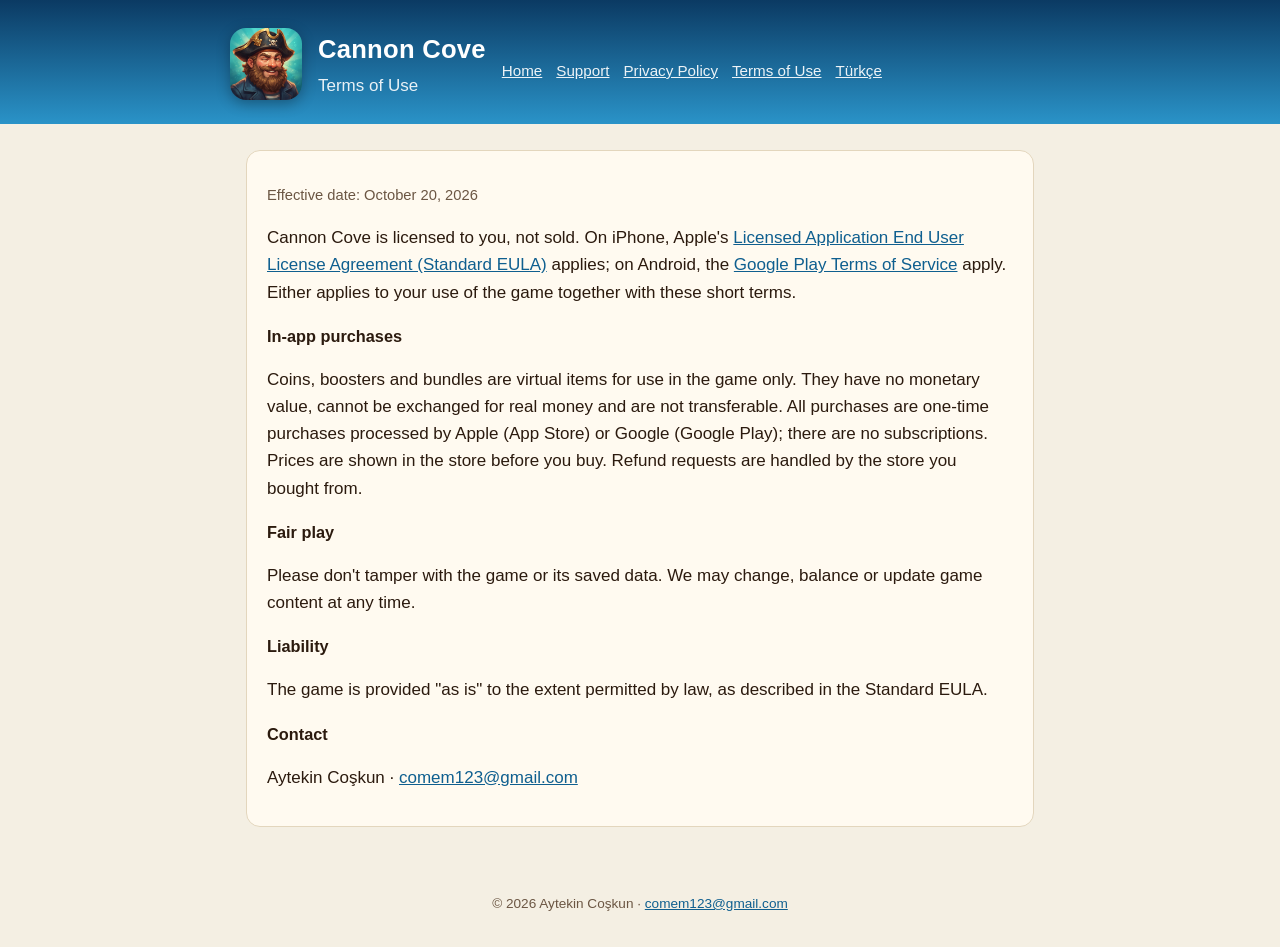
<file: terms.html>
<!doctype html>
<html lang="en">
<head>
<meta charset="utf-8">
<meta name="viewport" content="width=device-width, initial-scale=1">
<title>Cannon Cove – Terms of Use</title>
<link rel="icon" href="icon.png">
<link rel="stylesheet" href="style.css">
</head>
<body>
<header><div class="wrap">
  <div style="display:flex;gap:16px;align-items:center"><img src="icon.png" alt="Cannon Cove app icon"><div><h1>Cannon Cove</h1><p>Terms of Use</p></div></div>
  <nav><a href="index.html">Home</a><a href="support.html">Support</a><a href="privacy.html">Privacy Policy</a><a href="terms.html">Terms of Use</a><a href="privacy-tr.html">Türkçe</a></nav>
</div></header>
<main class="wrap">
<section>
  <p class="muted">Effective date: October 20, 2026</p>
  <p>Cannon Cove is licensed to you, not sold. On iPhone, Apple's
  <a href="https://www.apple.com/legal/internet-services/itunes/dev/stdeula/">Licensed Application End User License
  Agreement (Standard EULA)</a> applies; on Android, the
  <a href="https://play.google.com/about/play-terms/">Google Play Terms of Service</a> apply. Either applies to your use
  of the game together with these short terms.</p>
  <h3>In-app purchases</h3>
  <p>Coins, boosters and bundles are virtual items for use in the game only. They have no monetary value, cannot be
  exchanged for real money and are not transferable. All purchases are one-time purchases processed by Apple (App Store)
  or Google (Google Play); there are no subscriptions. Prices are shown in the store before you buy. Refund requests are
  handled by the store you bought from.</p>
  <h3>Fair play</h3>
  <p>Please don't tamper with the game or its saved data. We may change, balance or update game content at any time.</p>
  <h3>Liability</h3>
  <p>The game is provided "as is" to the extent permitted by law, as described in the Standard EULA.</p>
  <h3>Contact</h3>
  <p>Aytekin Coşkun · <a href="mailto:comem123@gmail.com">comem123@gmail.com</a></p>
</section>
</main>
<footer>© 2026 Aytekin Coşkun · <a href="mailto:comem123@gmail.com">comem123@gmail.com</a></footer>
</body>
</html>
</file>
<file: style.css>
:root {
  --bg: #f4efe3; --card: #fffaf0; --ink: #2b1a0e; --muted: #6b5643; --accent: #0f5f8f;
  --gold: #e0a21b; --line: #e3d6bd;
}
@media (prefers-color-scheme: dark) {
  :root { --bg: #0c1f2e; --card: #12293b; --ink: #f3ead8; --muted: #b9a990; --accent: #6cc3f0;
    --gold: #ffd54a; --line: #24445c; }
}
* { box-sizing: border-box; }
body { margin: 0; background: var(--bg); color: var(--ink);
  font: 17px/1.6 -apple-system, BlinkMacSystemFont, "Segoe UI", Roboto, Helvetica, Arial, sans-serif; }
header { background: linear-gradient(180deg, #0b3a63, #2a93c8); color: #fff; padding: 28px 16px 24px; }
header .wrap { display: flex; gap: 16px; align-items: center; }
header img { width: 72px; height: 72px; border-radius: 16px; box-shadow: 0 4px 14px rgba(0,0,0,.3); }
header h1 { margin: 0; font-size: 1.6rem; letter-spacing: .01em; }
header p { margin: 2px 0 0; opacity: .9; }
nav { margin-top: 14px; display: flex; flex-wrap: wrap; gap: 14px; font-size: .95rem; }
nav a { color: #fff; opacity: .92; }
.wrap { max-width: 820px; margin: 0 auto; }
main { padding: 8px 16px 48px; }
section, .card { background: var(--card); border: 1px solid var(--line); border-radius: 14px; padding: 18px 20px; margin: 18px 0; }
h2 { font-size: 1.2rem; margin: 0 0 8px; color: var(--accent); }
h3 { font-size: 1.02rem; margin: 16px 0 4px; }
a { color: var(--accent); }
.muted { color: var(--muted); font-size: .92rem; }
.shots { display: grid; grid-template-columns: repeat(auto-fit, minmax(160px, 1fr)); gap: 12px; }
.shots img { width: 100%; border-radius: 12px; display: block; }
.button { display: inline-block; background: var(--gold); color: #2b1a0e; text-decoration: none; font-weight: 700;
  padding: 10px 18px; border-radius: 999px; }
table { border-collapse: collapse; width: 100%; font-size: .95rem; }
td, th { border-bottom: 1px solid var(--line); padding: 6px 4px; text-align: left; vertical-align: top; }
footer { text-align: center; color: var(--muted); font-size: .85rem; padding: 0 16px 32px; }
</file>
